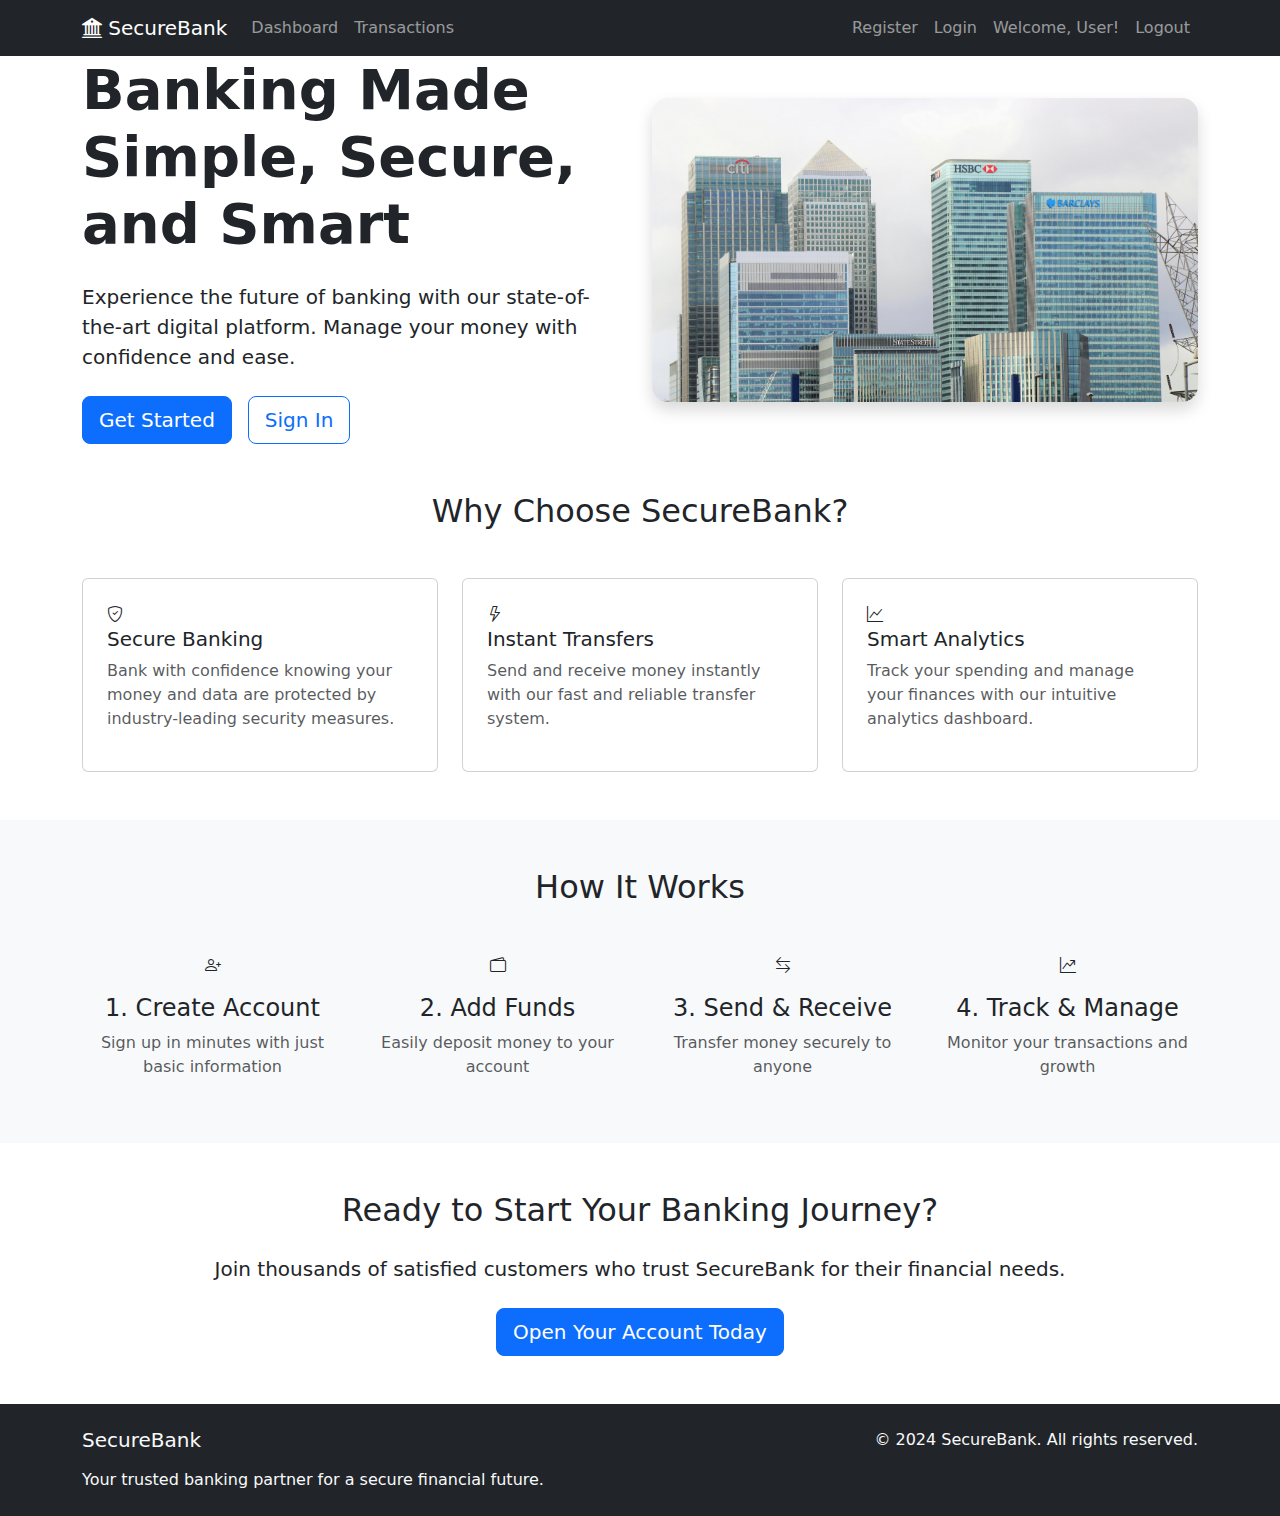
<file: src/main/resources/templates/index.html>
<!DOCTYPE html>
<html xmlns:th="http://www.thymeleaf.org"
      xmlns:sec="http://www.thymeleaf.org/extras/spring-security">
<head>
    <meta charset="UTF-8">
    <meta name="viewport" content="width=device-width, initial-scale=1.0">
    <title>Welcome to SecureBank - Your Trusted Banking Partner</title>
    <link href="https://cdn.jsdelivr.net/npm/bootstrap@5.3.0/dist/css/bootstrap.min.css" rel="stylesheet">
    <link href="https://fonts.googleapis.com/css2?family=Inter:wght@400;500;600;700&display=swap" rel="stylesheet">
    <link rel="stylesheet" href="https://cdn.jsdelivr.net/npm/bootstrap-icons@1.11.0/font/bootstrap-icons.css">
    <link rel="stylesheet" th:href="@{/css/style.css}">
</head>
<body>
    <!-- Navigation -->
    <nav class="navbar navbar-expand-lg navbar-dark bg-dark">
        <div class="container">
            <a class="navbar-brand" th:href="@{/}">
                <i class="bi bi-bank2"></i> SecureBank
            </a>
            <button class="navbar-toggler" type="button" data-bs-toggle="collapse" data-bs-target="#navbarNav">
                <span class="navbar-toggler-icon"></span>
            </button>
            <div class="collapse navbar-collapse" id="navbarNav">
                <ul class="navbar-nav me-auto">
                    <li class="nav-item" sec:authorize="isAuthenticated()">
                        <a class="nav-link" th:href="@{/dashboard}">Dashboard</a>
                    </li>
                    <li class="nav-item" sec:authorize="isAuthenticated()">
                        <a class="nav-link" th:href="@{/transactions}">Transactions</a>
                    </li>
                </ul>
                <ul class="navbar-nav">
                    <li class="nav-item" sec:authorize="!isAuthenticated()">
                        <a class="nav-link" th:href="@{/register}">Register</a>
                    </li>
                    <li class="nav-item" sec:authorize="!isAuthenticated()">
                        <a class="nav-link" th:href="@{/login}">Login</a>
                    </li>
                    <li class="nav-item" sec:authorize="isAuthenticated()">
                        <span class="nav-link">Welcome, <span th:text="${account.username}">User</span>!</span>
                    </li>
                    <li class="nav-item" sec:authorize="isAuthenticated()">
                        <form th:action="@{/logout}" method="post" class="d-inline">
                            <button type="submit" class="btn btn-link nav-link">Logout</button>
                        </form>
                    </li>
                </ul>
            </div>
        </div>
    </nav>

    <!-- Hero Section -->
    <section class="welcome-section">
        <div class="container">
            <div class="row align-items-center">
                <div class="col-lg-6">
                    <h1 class="display-4 fw-bold mb-4">Banking Made Simple, Secure, and Smart</h1>
                    <p class="lead mb-4">Experience the future of banking with our state-of-the-art digital platform. Manage your money with confidence and ease.</p>
                    <div class="d-flex gap-3">
                        <a th:href="@{/register}" class="btn btn-primary btn-lg">Get Started</a>
                        <a th:href="@{/login}" class="btn btn-outline-primary btn-lg">Sign In</a>
                    </div>
                </div>
                <div class="col-lg-6">
                    <img th:src="@{/images/bankimages.jpg}" src="../static/images/bankimages.jpg" alt="Banking illustration" class="img-fluid rounded-4 shadow">
                </div>
            </div>
        </div>
    </section>

    <!-- Features Section -->
    <section class="py-5">
        <div class="container">
            <h2 class="text-center mb-5">Why Choose SecureBank?</h2>
            <div class="row g-4">
                <div class="col-md-4">
                    <div class="card h-100 p-4">
                        <div class="feature-icon">
                            <i class="bi bi-shield-check"></i>
                        </div>
                        <h3 class="h5">Secure Banking</h3>
                        <p class="text-muted">Bank with confidence knowing your money and data are protected by industry-leading security measures.</p>
                    </div>
                </div>
                <div class="col-md-4">
                    <div class="card h-100 p-4">
                        <div class="feature-icon">
                            <i class="bi bi-lightning"></i>
                        </div>
                        <h3 class="h5">Instant Transfers</h3>
                        <p class="text-muted">Send and receive money instantly with our fast and reliable transfer system.</p>
                    </div>
                </div>
                <div class="col-md-4">
                    <div class="card h-100 p-4">
                        <div class="feature-icon">
                            <i class="bi bi-graph-up"></i>
                        </div>
                        <h3 class="h5">Smart Analytics</h3>
                        <p class="text-muted">Track your spending and manage your finances with our intuitive analytics dashboard.</p>
                    </div>
                </div>
            </div>
        </div>
    </section>

    <!-- How It Works Section -->
    <section class="py-5 bg-light">
        <div class="container">
            <h2 class="text-center mb-5">How It Works</h2>
            <div class="row g-4">
                <div class="col-md-3">
                    <div class="text-center">
                        <div class="feature-icon mx-auto">
                            <i class="bi bi-person-plus"></i>
                        </div>
                        <h4 class="mt-3">1. Create Account</h4>
                        <p class="text-muted">Sign up in minutes with just basic information</p>
                    </div>
                </div>
                <div class="col-md-3">
                    <div class="text-center">
                        <div class="feature-icon mx-auto">
                            <i class="bi bi-wallet2"></i>
                        </div>
                        <h4 class="mt-3">2. Add Funds</h4>
                        <p class="text-muted">Easily deposit money to your account</p>
                    </div>
                </div>
                <div class="col-md-3">
                    <div class="text-center">
                        <div class="feature-icon mx-auto">
                            <i class="bi bi-arrow-left-right"></i>
                        </div>
                        <h4 class="mt-3">3. Send & Receive</h4>
                        <p class="text-muted">Transfer money securely to anyone</p>
                    </div>
                </div>
                <div class="col-md-3">
                    <div class="text-center">
                        <div class="feature-icon mx-auto">
                            <i class="bi bi-graph-up-arrow"></i>
                        </div>
                        <h4 class="mt-3">4. Track & Manage</h4>
                        <p class="text-muted">Monitor your transactions and growth</p>
                    </div>
                </div>
            </div>
        </div>
    </section>

    <!-- CTA Section -->
    <section class="py-5">
        <div class="container text-center">
            <h2 class="mb-4">Ready to Start Your Banking Journey?</h2>
            <p class="lead mb-4">Join thousands of satisfied customers who trust SecureBank for their financial needs.</p>
            <a th:href="@{/register}" class="btn btn-primary btn-lg">Open Your Account Today</a>
        </div>
    </section>

    <!-- Footer -->
    <footer class="bg-dark text-light py-4">
        <div class="container">
            <div class="row">
                <div class="col-md-6">
                    <h5 class="mb-3">SecureBank</h5>
                    <p class="mb-0">Your trusted banking partner for a secure financial future.</p>
                </div>
                <div class="col-md-6 text-md-end">
                    <p class="mb-0">&copy; 2024 SecureBank. All rights reserved.</p>
                </div>
            </div>
        </div>
    </footer>

    <script src="https://cdn.jsdelivr.net/npm/bootstrap@5.3.0/dist/js/bootstrap.bundle.min.js"></script>
</body>
</html>
</file>
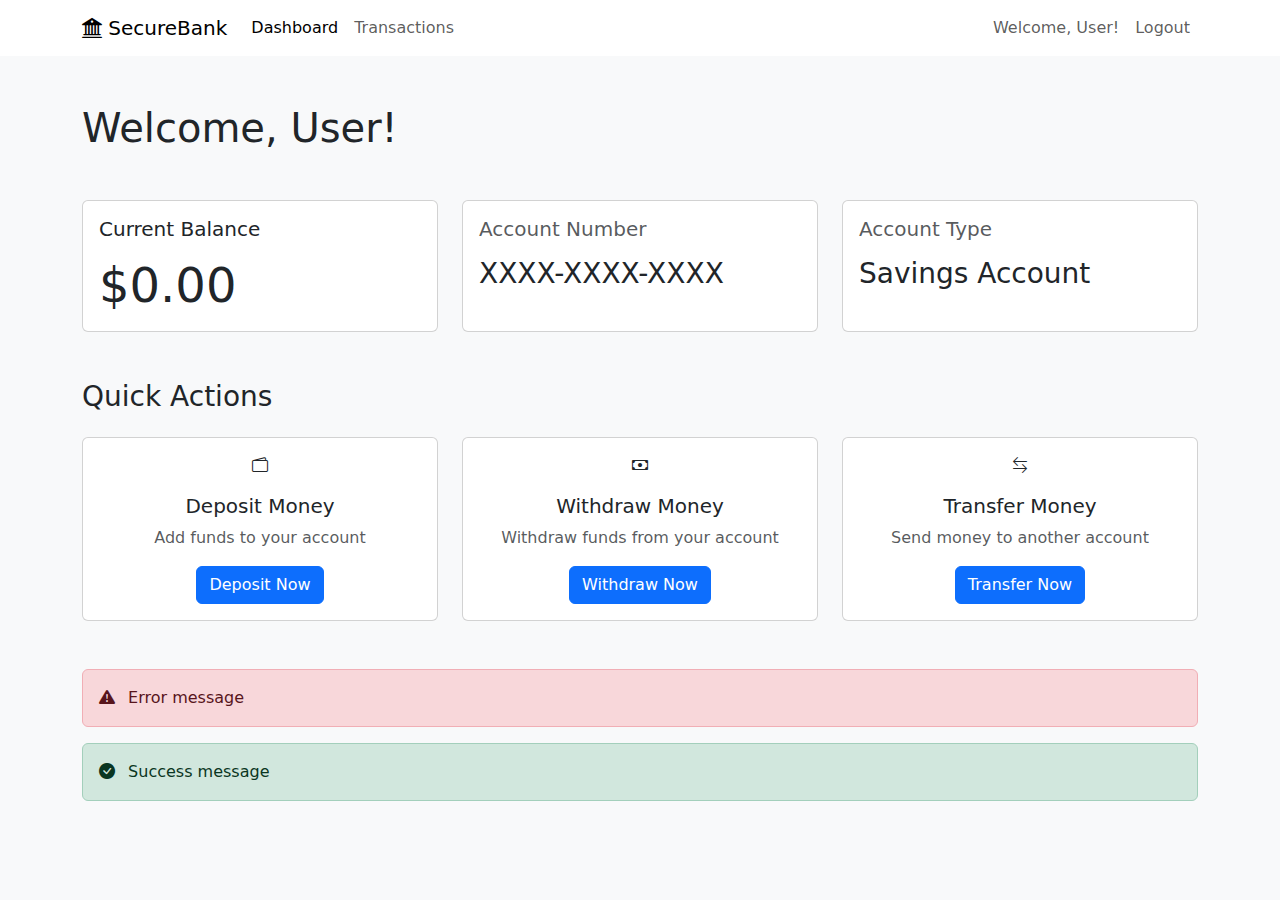
<file: src/main/resources/templates/dashboard.html>
<!DOCTYPE html>
<html lang="en" xmlns:th="http://www.thymeleaf.org" xmlns:sec="http://www.thymeleaf.org/extras/spring-security">
<head>
    <meta charset="UTF-8">
    <meta name="viewport" content="width=device-width, initial-scale=1.0">
    <title>Dashboard - SecureBank</title>
    <link href="https://cdn.jsdelivr.net/npm/bootstrap@5.3.0/dist/css/bootstrap.min.css" rel="stylesheet">
    <link href="https://fonts.googleapis.com/css2?family=Inter:wght@400;500;600;700&display=swap" rel="stylesheet">
    <link rel="stylesheet" href="https://cdn.jsdelivr.net/npm/bootstrap-icons@1.11.0/font/bootstrap-icons.css">
    <link rel="stylesheet" th:href="@{/css/style.css}">
</head>
<body class="bg-light">
    <!-- Navigation -->
    <nav class="navbar navbar-expand-lg navbar-light bg-white">
        <div class="container">
            <a class="navbar-brand" th:href="@{/}">
                <i class="bi bi-bank2"></i> SecureBank
            </a>
            <button class="navbar-toggler" type="button" data-bs-toggle="collapse" data-bs-target="#navbarNav">
                <span class="navbar-toggler-icon"></span>
            </button>
            <div class="collapse navbar-collapse" id="navbarNav">
                <ul class="navbar-nav me-auto">
                    <li class="nav-item">
                        <a class="nav-link active" th:href="@{/dashboard}">Dashboard</a>
                    </li>
                    <li class="nav-item">
                        <a class="nav-link" th:href="@{/transactions}">Transactions</a>
                    </li>
                </ul>
                <ul class="navbar-nav">
                    <li class="nav-item">
                        <span class="nav-link">Welcome, <span sec:authentication="name">User</span>!</span>
                    </li>
                    <li class="nav-item">
                        <form th:action="@{/logout}" method="post" class="d-inline">
                            <button type="submit" class="btn btn-link nav-link">Logout</button>
                        </form>
                    </li>
                </ul>
            </div>
        </div>
    </nav>

    <div class="container py-5">
        <!-- Welcome Section -->
        <div class="row mb-4">
            <div class="col-12">
                <h1 class="mb-4">Welcome, <span th:text="${account.username}">User</span>!</h1>
            </div>
        </div>

        <!-- Account Overview -->
        <div class="row g-4 mb-5">
            <div class="col-md-6 col-lg-4">
                <div class="card balance-card h-100">
                    <div class="card-body">
                        <h5 class="card-title mb-3">Current Balance</h5>
                        <h2 class="display-5 mb-0">$<span th:text="${#numbers.formatDecimal(account.balance, 1, 2)}">0.00</span></h2>
                    </div>
                </div>
            </div>
            <div class="col-md-6 col-lg-4">
                <div class="card h-100">
                    <div class="card-body">
                        <h5 class="card-title text-muted mb-3">Account Number</h5>
                        <p class="h3 mb-0" th:text="${account.accountNumber}">XXXX-XXXX-XXXX</p>
                    </div>
                </div>
            </div>
            <div class="col-md-6 col-lg-4">
                <div class="card h-100">
                    <div class="card-body">
                        <h5 class="card-title text-muted mb-3">Account Type</h5>
                        <p class="h3 mb-0">Savings Account</p>
                    </div>
                </div>
            </div>
        </div>

        <!-- Quick Actions -->
        <div class="row mb-5">
            <div class="col-12">
                <h3 class="mb-4">Quick Actions</h3>
                <div class="row g-4">
                    <!-- Deposit Section -->
                    <div class="col-md-6 col-lg-4">
                        <div class="card h-100">
                            <div class="card-body text-center">
                                <div class="feature-icon mx-auto mb-3">
                                    <i class="bi bi-wallet2"></i>
                                </div>
                                <h5 class="card-title">Deposit Money</h5>
                                <p class="card-text text-muted">Add funds to your account</p>
                                <button class="btn btn-primary" data-bs-toggle="modal" data-bs-target="#depositModal">
                                    Deposit Now
                                </button>
                            </div>
                        </div>
                    </div>
                    <!-- Withdraw Section -->
                    <div class="col-md-6 col-lg-4">
                        <div class="card h-100">
                            <div class="card-body text-center">
                                <div class="feature-icon mx-auto mb-3">
                                    <i class="bi bi-cash"></i>
                                </div>
                                <h5 class="card-title">Withdraw Money</h5>
                                <p class="card-text text-muted">Withdraw funds from your account</p>
                                <button class="btn btn-primary" data-bs-toggle="modal" data-bs-target="#withdrawModal">
                                    Withdraw Now
                                </button>
                            </div>
                        </div>
                    </div>
                    <!-- Transfer Section -->
                    <div class="col-md-6 col-lg-4">
                        <div class="card h-100">
                            <div class="card-body text-center">
                                <div class="feature-icon mx-auto mb-3">
                                    <i class="bi bi-arrow-left-right"></i>
                                </div>
                                <h5 class="card-title">Transfer Money</h5>
                                <p class="card-text text-muted">Send money to another account</p>
                                <button class="btn btn-primary" data-bs-toggle="modal" data-bs-target="#transferModal">
                                    Transfer Now
                                </button>
                            </div>
                        </div>
                    </div>
                </div>
            </div>
        </div>

        <!-- Error Message Display -->
        <div th:if="${error}" class="alert alert-danger" role="alert">
            <i class="bi bi-exclamation-triangle-fill me-2"></i>
            <span th:text="${error}">Error message</span>
        </div>

        <!-- Success Message Display -->
        <div th:if="${success}" class="alert alert-success" role="alert">
            <i class="bi bi-check-circle-fill me-2"></i>
            <span th:text="${success}">Success message</span>
        </div>
    </div>

    <!-- Deposit Modal -->
    <div class="modal fade" id="depositModal" tabindex="-1">
        <div class="modal-dialog">
            <div class="modal-content">
                <div class="modal-header">
                    <h5 class="modal-title">Deposit Money</h5>
                    <button type="button" class="btn-close" data-bs-dismiss="modal"></button>
                </div>
                <div class="modal-body">
                    <form th:action="@{/deposit}" method="post">
                        <div class="mb-3">
                            <label for="depositAmount" class="form-label">Amount</label>
                            <div class="input-group">
                                <span class="input-group-text">$</span>
                                <input type="number" class="form-control" id="depositAmount" name="amount" step="0.01" min="0.01" required>
                            </div>
                        </div>
                        <div class="d-grid">
                            <button type="submit" class="btn btn-primary">Deposit</button>
                        </div>
                    </form>
                </div>
            </div>
        </div>
    </div>

    <!-- Withdraw Modal -->
    <div class="modal fade" id="withdrawModal" tabindex="-1">
        <div class="modal-dialog">
            <div class="modal-content">
                <div class="modal-header">
                    <h5 class="modal-title">Withdraw Money</h5>
                    <button type="button" class="btn-close" data-bs-dismiss="modal"></button>
                </div>
                <div class="modal-body">
                    <form th:action="@{/withdraw}" method="post">
                        <div class="mb-3">
                            <label for="withdrawAmount" class="form-label">Amount</label>
                            <div class="input-group">
                                <span class="input-group-text">$</span>
                                <input type="number" class="form-control" id="withdrawAmount" name="amount" step="0.01" min="0.01" required>
                            </div>
                        </div>
                        <div class="d-grid">
                            <button type="submit" class="btn btn-primary">Withdraw</button>
                        </div>
                    </form>
                </div>
            </div>
        </div>
    </div>

    <!-- Transfer Modal -->
    <div class="modal fade" id="transferModal" tabindex="-1">
        <div class="modal-dialog">
            <div class="modal-content">
                <div class="modal-header">
                    <h5 class="modal-title">Transfer Money</h5>
                    <button type="button" class="btn-close" data-bs-dismiss="modal"></button>
                </div>
                <div class="modal-body">
                    <form th:action="@{/transfer}" method="post">
                        <div class="mb-3">
                            <label for="toUsername" class="form-label">Recipient Username</label>
                            <input type="text" class="form-control" id="toUsername" name="toUsername" required>
                        </div>
                        <div class="mb-3">
                            <label for="transferAmount" class="form-label">Amount</label>
                            <div class="input-group">
                                <span class="input-group-text">$</span>
                                <input type="number" class="form-control" id="transferAmount" name="amount" step="0.01" min="0.01" required>
                            </div>
                        </div>
                        <div class="d-grid">
                            <button type="submit" class="btn btn-primary">Transfer</button>
                        </div>
                    </form>
                </div>
            </div>
        </div>
    </div>

    <script src="https://cdn.jsdelivr.net/npm/bootstrap@5.3.0/dist/js/bootstrap.bundle.min.js"></script>
</body>
</html>
</file>
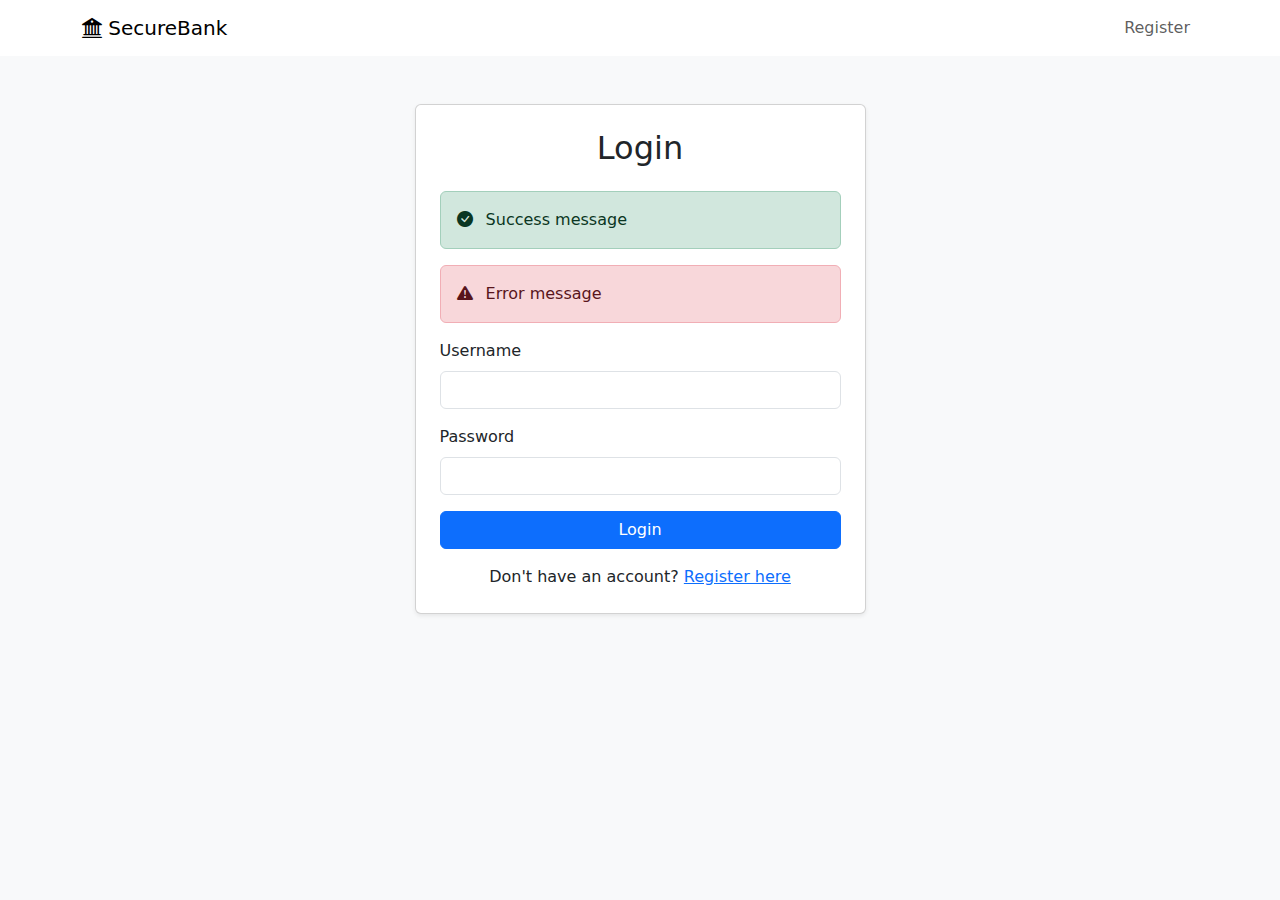
<file: src/main/resources/templates/login.html>
<!DOCTYPE html>
<html lang="en" xmlns:th="http://www.thymeleaf.org">
<head>
    <meta charset="UTF-8">
    <meta name="viewport" content="width=device-width, initial-scale=1.0">
    <title>Login - SecureBank</title>
    <link href="https://cdn.jsdelivr.net/npm/bootstrap@5.3.0/dist/css/bootstrap.min.css" rel="stylesheet">
    <link href="https://fonts.googleapis.com/css2?family=Inter:wght@400;500;600;700&display=swap" rel="stylesheet">
    <link rel="stylesheet" href="https://cdn.jsdelivr.net/npm/bootstrap-icons@1.11.0/font/bootstrap-icons.css">
    <link rel="stylesheet" th:href="@{/css/style.css}">
</head>
<body class="bg-light">
    <!-- Navigation -->
    <nav class="navbar navbar-expand-lg navbar-light bg-white">
        <div class="container">
            <a class="navbar-brand" th:href="@{/}">
                <i class="bi bi-bank2"></i> SecureBank
            </a>
            <button class="navbar-toggler" type="button" data-bs-toggle="collapse" data-bs-target="#navbarNav">
                <span class="navbar-toggler-icon"></span>
            </button>
            <div class="collapse navbar-collapse" id="navbarNav">
                <ul class="navbar-nav ms-auto">
                    <li class="nav-item">
                        <a class="nav-link" th:href="@{/register}">Register</a>
                    </li>
                </ul>
            </div>
        </div>
    </nav>

    <!-- Login Form -->
    <div class="container mt-5">
        <div class="row justify-content-center">
            <div class="col-md-6 col-lg-5">
                <div class="card shadow-sm">
                    <div class="card-body p-4">
                        <h2 class="text-center mb-4">Login</h2>
                        
                        <div th:if="${success}" class="alert alert-success" role="alert">
                            <i class="bi bi-check-circle-fill me-2"></i>
                            <span th:text="${success}">Success message</span>
                        </div>

                        <div th:if="${error}" class="alert alert-danger" role="alert">
                            <i class="bi bi-exclamation-triangle-fill me-2"></i>
                            <span th:text="${error}">Error message</span>
                        </div>

                        <form th:action="@{/login}" method="post">
                            <div class="mb-3">
                                <label for="username" class="form-label">Username</label>
                                <input type="text" class="form-control" id="username" name="username" required>
                            </div>
                            <div class="mb-3">
                                <label for="password" class="form-label">Password</label>
                                <input type="password" class="form-control" id="password" name="password" required>
                            </div>
                            <div class="d-grid">
                                <button type="submit" class="btn btn-primary">Login</button>
                            </div>
                        </form>
                        
                        <div class="text-center mt-3">
                            <p class="mb-0">Don't have an account? <a th:href="@{/register}" class="text-primary">Register here</a></p>
                        </div>
                    </div>
                </div>
            </div>
        </div>
    </div>

    <script src="https://cdn.jsdelivr.net/npm/bootstrap@5.3.0/dist/js/bootstrap.bundle.min.js"></script>
</body>
</html>
</file>
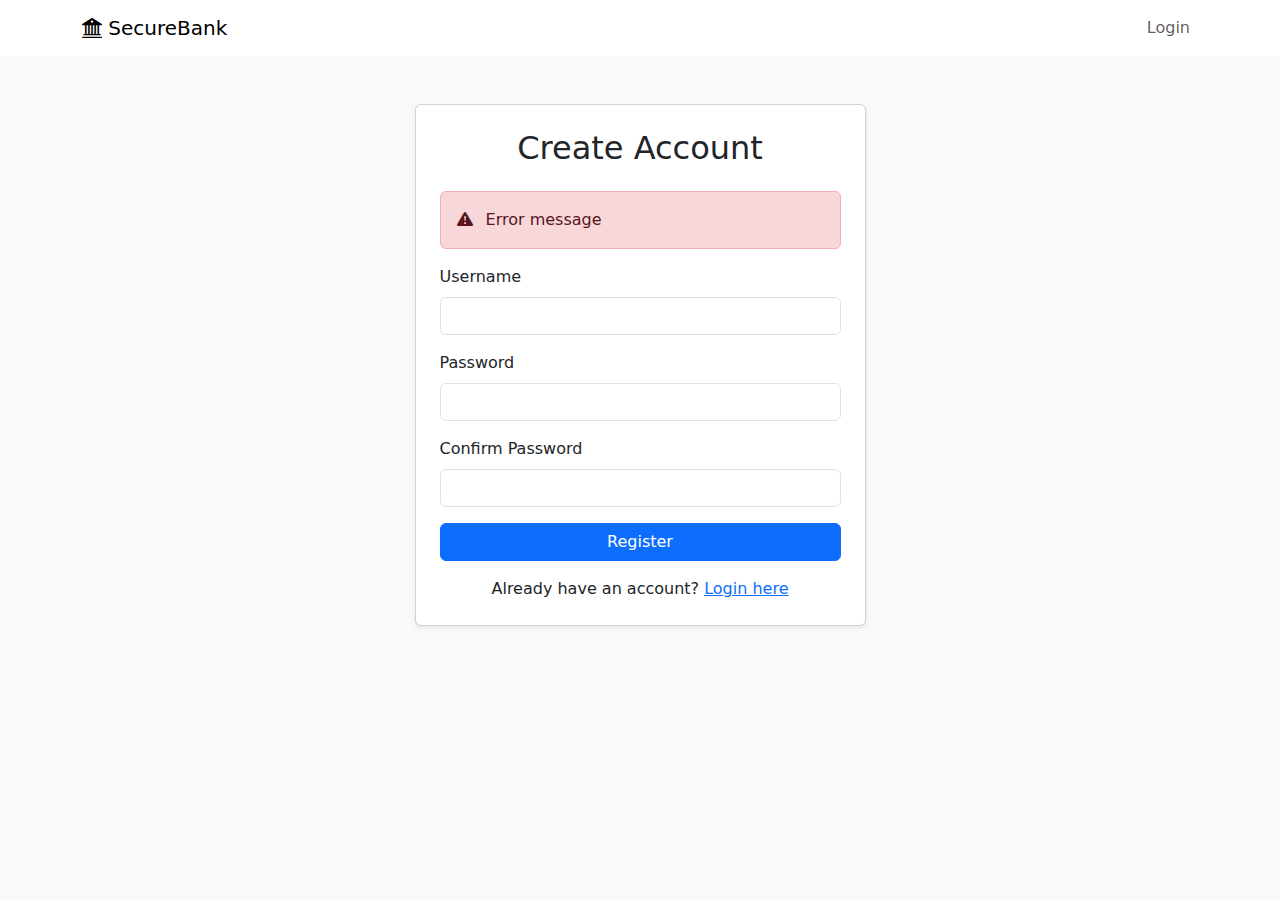
<file: src/main/resources/templates/register.html>
<!DOCTYPE html>
<html lang="en" xmlns:th="http://www.thymeleaf.org">
<head>
    <meta charset="UTF-8">
    <meta name="viewport" content="width=device-width, initial-scale=1.0">
    <title>Register - SecureBank</title>
    <link href="https://cdn.jsdelivr.net/npm/bootstrap@5.3.0/dist/css/bootstrap.min.css" rel="stylesheet">
    <link href="https://fonts.googleapis.com/css2?family=Inter:wght@400;500;600;700&display=swap" rel="stylesheet">
    <link rel="stylesheet" href="https://cdn.jsdelivr.net/npm/bootstrap-icons@1.11.0/font/bootstrap-icons.css">
    <link rel="stylesheet" th:href="@{/css/style.css}">
</head>
<body class="bg-light">
    <!-- Navigation -->
    <nav class="navbar navbar-expand-lg navbar-light bg-white">
        <div class="container">
            <a class="navbar-brand" th:href="@{/}">
                <i class="bi bi-bank2"></i> SecureBank
            </a>
            <button class="navbar-toggler" type="button" data-bs-toggle="collapse" data-bs-target="#navbarNav">
                <span class="navbar-toggler-icon"></span>
            </button>
            <div class="collapse navbar-collapse" id="navbarNav">
                <ul class="navbar-nav ms-auto">
                    <li class="nav-item">
                        <a class="nav-link" th:href="@{/login}">Login</a>
                    </li>
                </ul>
            </div>
        </div>
    </nav>

    <!-- Registration Form -->
    <div class="container mt-5">
        <div class="row justify-content-center">
            <div class="col-md-6 col-lg-5">
                <div class="card shadow-sm">
                    <div class="card-body p-4">
                        <h2 class="text-center mb-4">Create Account</h2>
                        
                        <div th:if="${error}" class="alert alert-danger" role="alert">
                            <i class="bi bi-exclamation-triangle-fill me-2"></i>
                            <span th:text="${error}">Error message</span>
                        </div>

                        <form th:action="@{/register}" method="post">
                            <div class="mb-3">
                                <label for="username" class="form-label">Username</label>
                                <input type="text" class="form-control" id="username" name="username" required>
                            </div>
                            <div class="mb-3">
                                <label for="password" class="form-label">Password</label>
                                <input type="password" class="form-control" id="password" name="password" required>
                            </div>
                            <div class="mb-3">
                                <label for="confirmPassword" class="form-label">Confirm Password</label>
                                <input type="password" class="form-control" id="confirmPassword" name="confirmPassword" required>
                            </div>
                            <div class="d-grid">
                                <button type="submit" class="btn btn-primary">Register</button>
                            </div>
                        </form>
                        
                        <div class="text-center mt-3">
                            <p class="mb-0">Already have an account? <a th:href="@{/login}" class="text-primary">Login here</a></p>
                        </div>
                    </div>
                </div>
            </div>
        </div>
    </div>

    <script src="https://cdn.jsdelivr.net/npm/bootstrap@5.3.0/dist/js/bootstrap.bundle.min.js"></script>
</body>
</html>
</file>
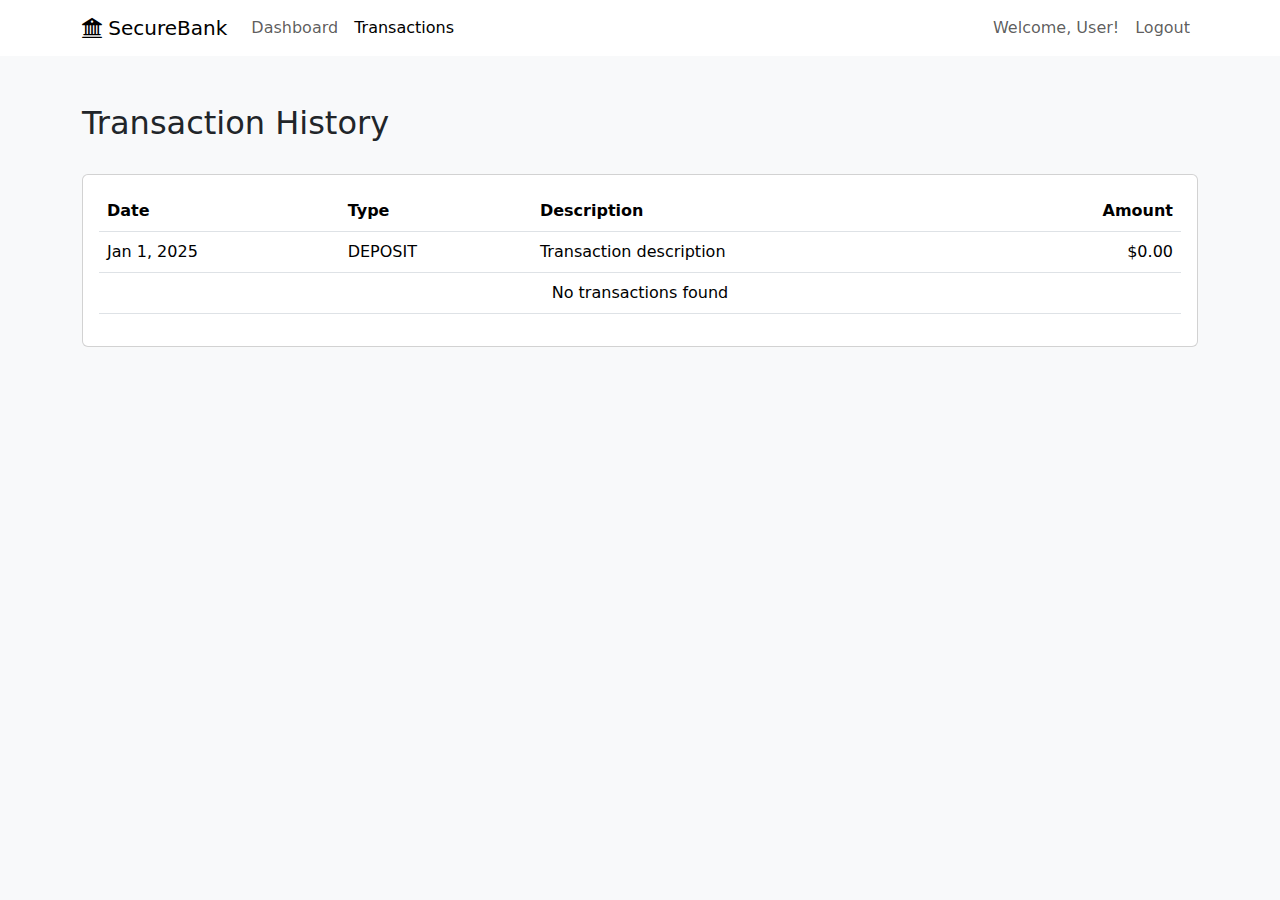
<file: src/main/resources/templates/transactions.html>
<!DOCTYPE html>
<html lang="en" xmlns:th="http://www.thymeleaf.org" xmlns:sec="http://www.thymeleaf.org/extras/spring-security">
<head>
    <meta charset="UTF-8">
    <meta name="viewport" content="width=device-width, initial-scale=1.0">
    <title>Transactions - SecureBank</title>
    <link href="https://cdn.jsdelivr.net/npm/bootstrap@5.3.0/dist/css/bootstrap.min.css" rel="stylesheet">
    <link href="https://fonts.googleapis.com/css2?family=Inter:wght@400;500;600;700&display=swap" rel="stylesheet">
    <link rel="stylesheet" href="https://cdn.jsdelivr.net/npm/bootstrap-icons@1.11.0/font/bootstrap-icons.css">
    <link rel="stylesheet" th:href="@{/css/style.css}">
</head>
<body class="bg-light">
    <!-- Navigation -->
    <nav class="navbar navbar-expand-lg navbar-light bg-white">
        <div class="container">
            <a class="navbar-brand" th:href="@{/}">
                <i class="bi bi-bank2"></i> SecureBank
            </a>
            <button class="navbar-toggler" type="button" data-bs-toggle="collapse" data-bs-target="#navbarNav">
                <span class="navbar-toggler-icon"></span>
            </button>
            <div class="collapse navbar-collapse" id="navbarNav">
                <ul class="navbar-nav me-auto">
                    <li class="nav-item">
                        <a class="nav-link" th:href="@{/dashboard}">Dashboard</a>
                    </li>
                    <li class="nav-item">
                        <a class="nav-link active" th:href="@{/transactions}">Transactions</a>
                    </li>
                </ul>
                <ul class="navbar-nav">
                    <li class="nav-item">
                        <span class="nav-link">Welcome, <span sec:authentication="name">User</span>!</span>
                    </li>
                    <li class="nav-item">
                        <form th:action="@{/logout}" method="post" class="d-inline">
                            <button type="submit" class="btn btn-link nav-link">Logout</button>
                        </form>
                    </li>
                </ul>
            </div>
        </div>
    </nav>

    <div class="container py-5">
        <div class="row mb-4">
            <div class="col">
                <h2>Transaction History</h2>
            </div>
        </div>

        <div class="card">
            <div class="card-body">
                <div class="table-responsive">
                    <table class="table table-hover">
                        <thead>
                            <tr>
                                <th>Date</th>
                                <th>Type</th>
                                <th>Description</th>
                                <th class="text-end">Amount</th>
                            </tr>
                        </thead>
                        <tbody>
                            <tr th:each="transaction : ${transactions}">
                                <td th:text="${#temporals.format(transaction.timestamp, 'MMM dd, yyyy HH:mm')}">Jan 1, 2025</td>
                                <td>
                                    <span th:class="${'badge ' + 
                                        (transaction.type == 'DEPOSIT' ? 'bg-success' : 
                                        (transaction.type == 'WITHDRAWAL' ? 'bg-danger' : 
                                        (transaction.type == 'TRANSFER_IN' ? 'bg-info' : 'bg-warning')))}">
                                        <span th:text="${transaction.type}">DEPOSIT</span>
                                    </span>
                                </td>
                                <td th:text="${transaction.description ?: transaction.type}">Transaction description</td>
                                <td class="text-end" th:classappend="${transaction.amount >= 0 ? 'text-success' : 'text-danger'}">
                                    <span th:text="${transaction.amount >= 0 ? '+' : ''} + '$' + ${#numbers.formatDecimal(transaction.amount, 1, 2)}">$0.00</span>
                                </td>
                            </tr>
                            <tr th:if="${#lists.isEmpty(transactions)}">
                                <td colspan="4" class="text-center">No transactions found</td>
                            </tr>
                        </tbody>
                    </table>
                </div>
            </div>
        </div>
    </div>

    <script src="https://cdn.jsdelivr.net/npm/bootstrap@5.3.0/dist/js/bootstrap.bundle.min.js"></script>
</body>
</html>
</file>
